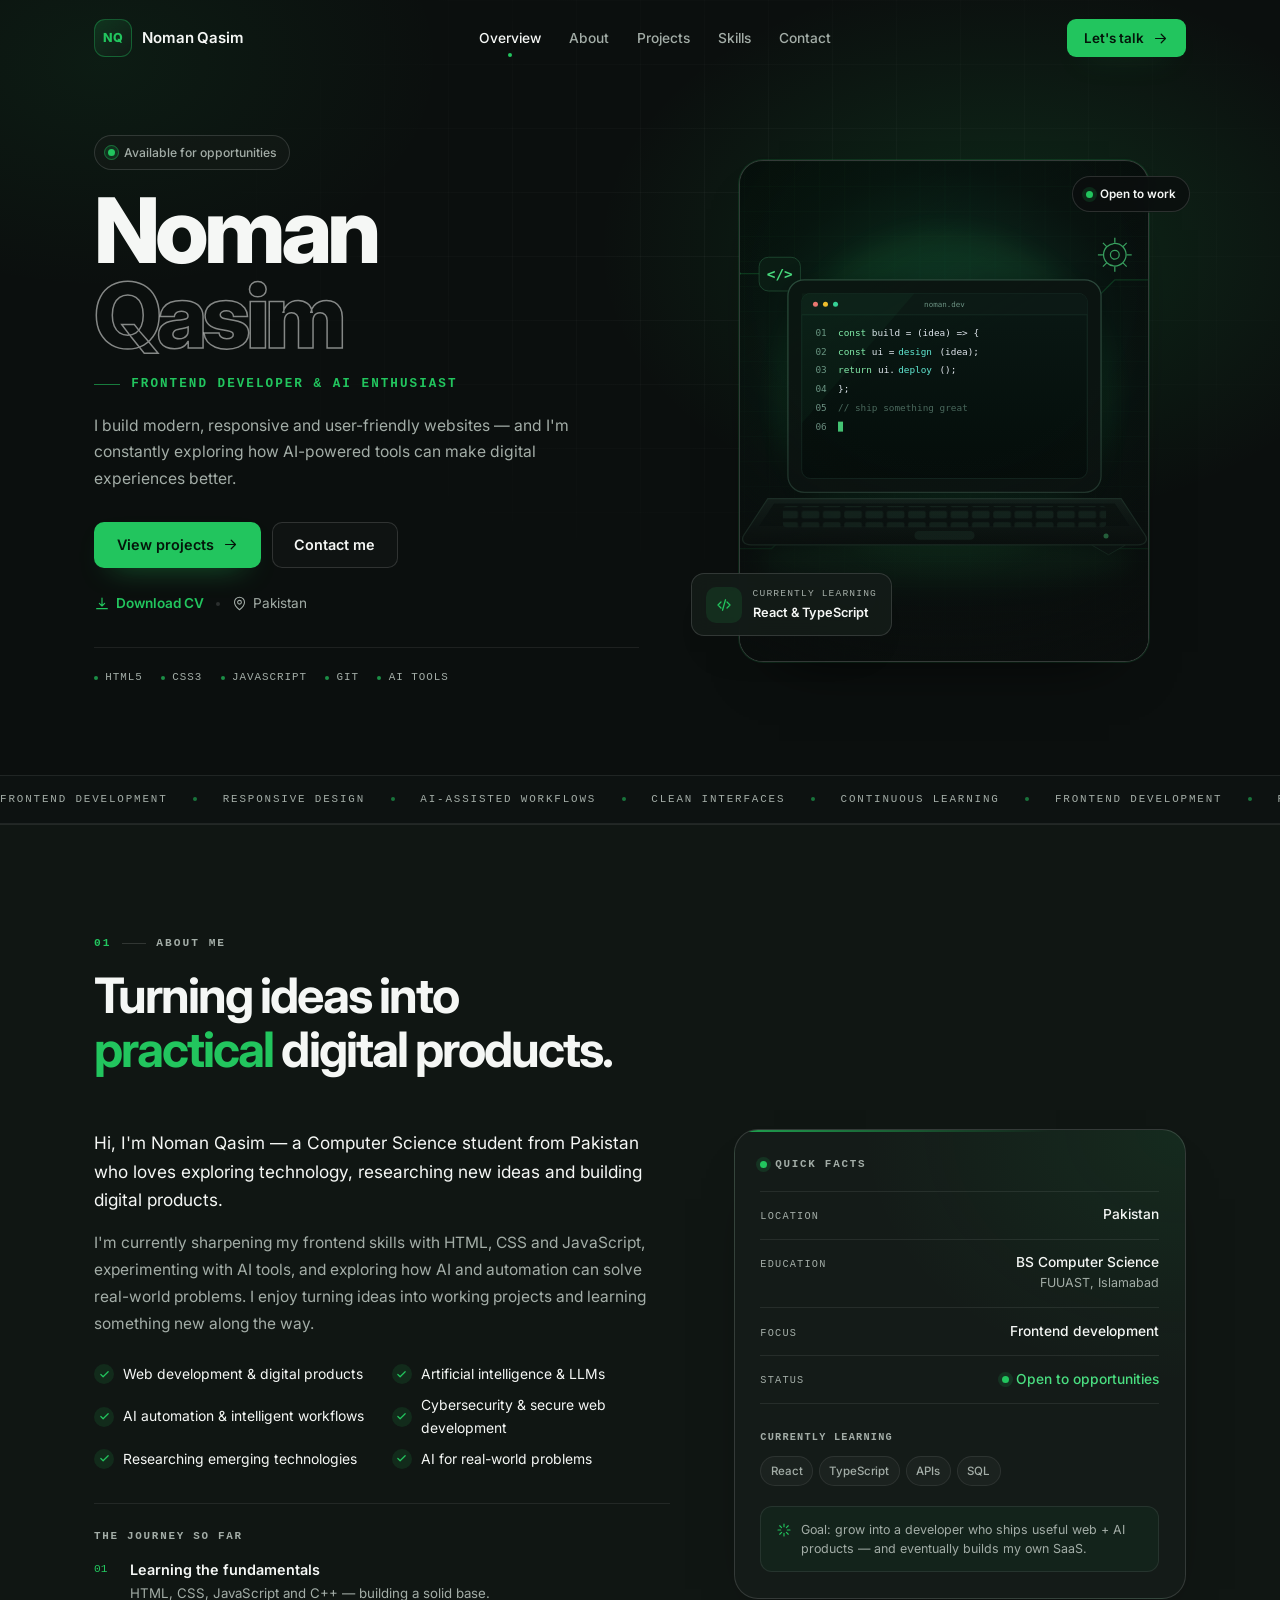
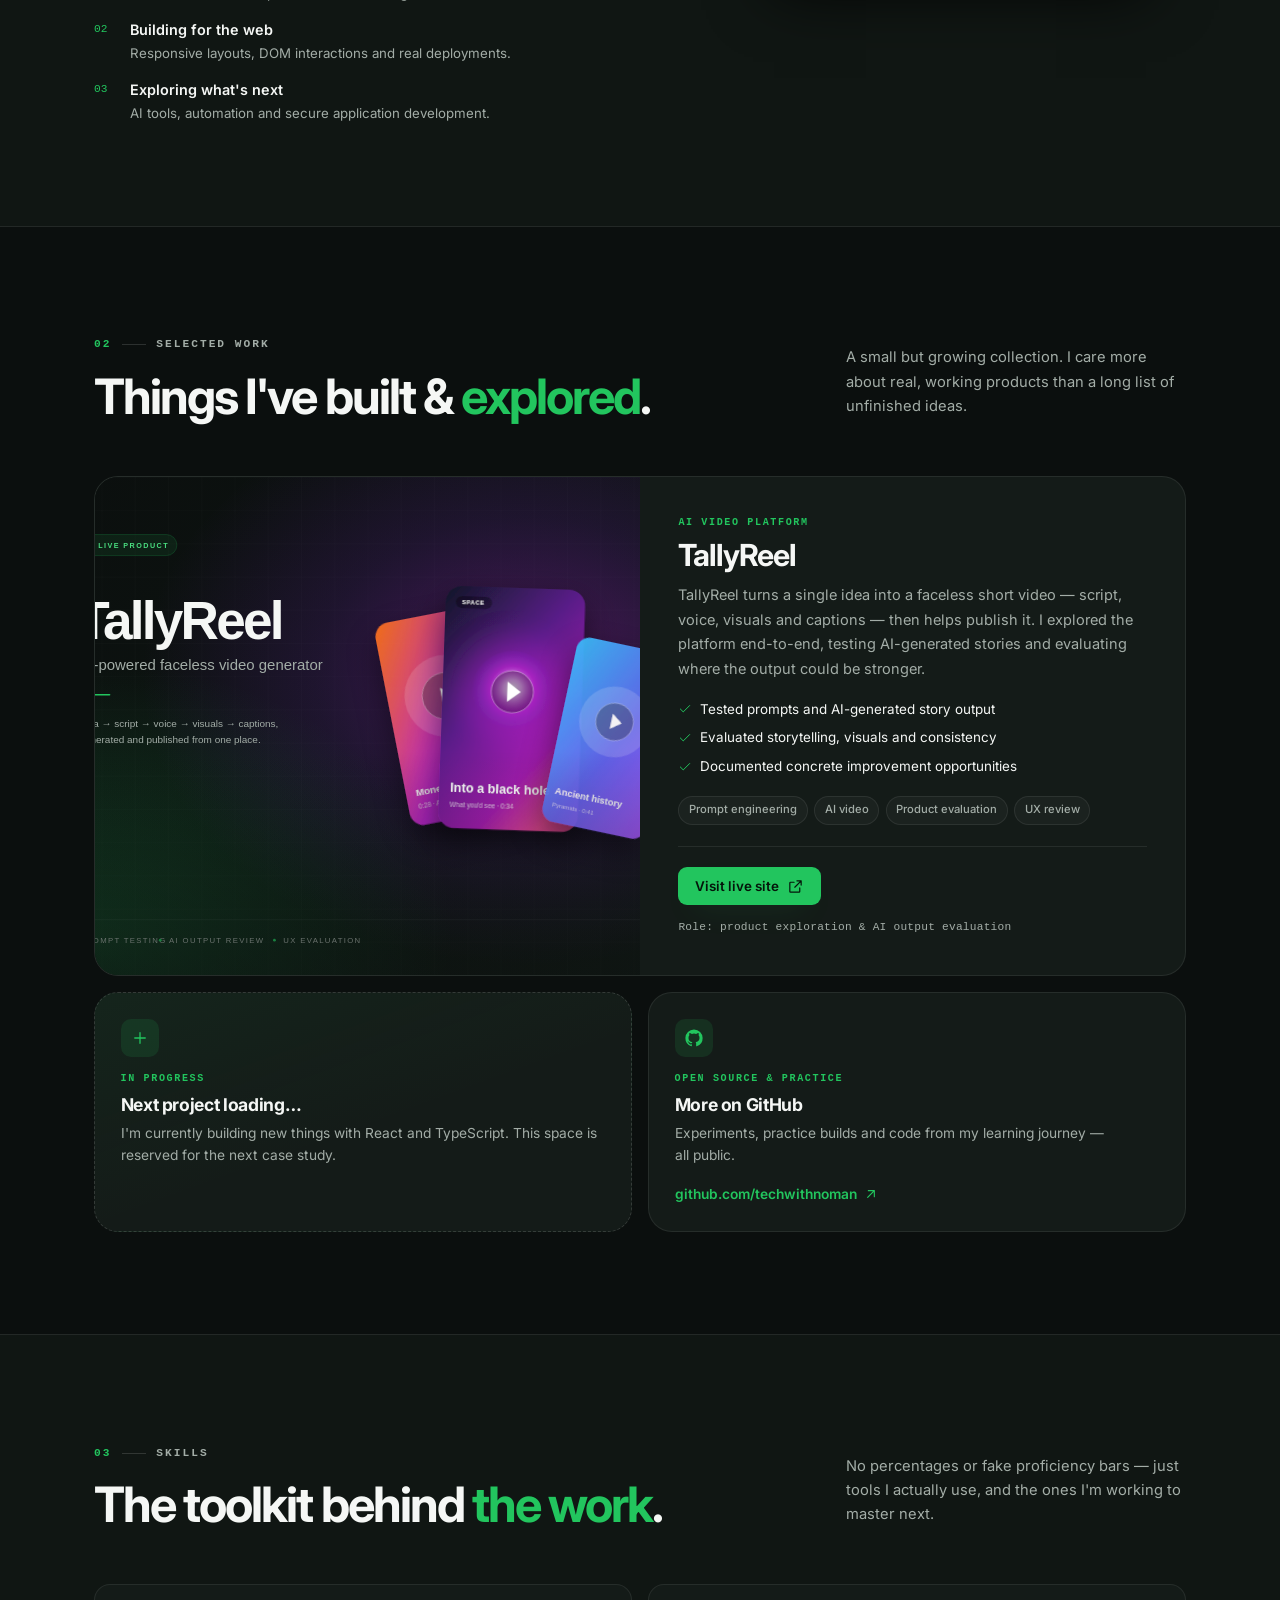
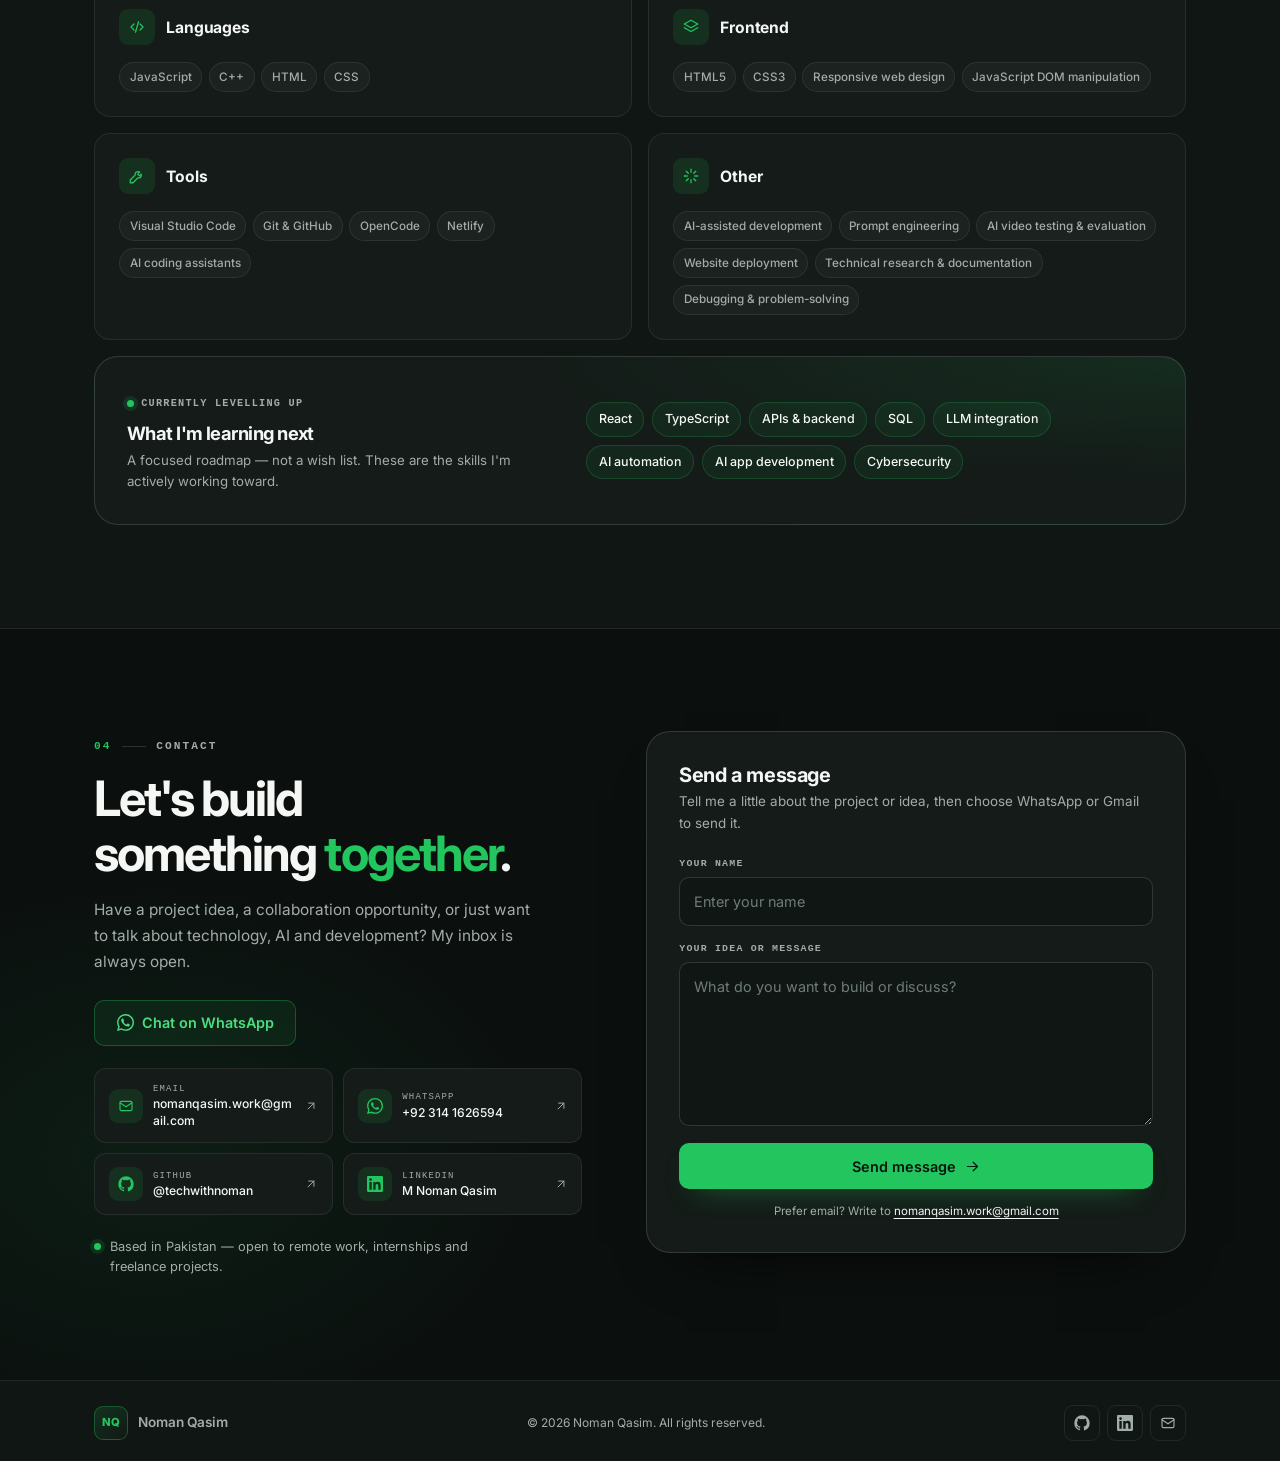
<file: index.html>
<!DOCTYPE html>
<html lang="en" class="no-js">
<head>
  <meta charset="utf-8">
  <meta name="viewport" content="width=device-width, initial-scale=1">
  <title>M Noman Qasim — Frontend Developer &amp; AI Enthusiast</title>
  <meta name="description" content="Portfolio of M Noman Qasim — a frontend developer from Pakistan building modern, responsive websites and exploring AI-powered solutions.">
  <meta name="author" content="M Noman Qasim">
  <meta name="theme-color" content="#0B0F0E">

  <meta property="og:type" content="website">
  <meta property="og:title" content="M Noman Qasim — Frontend Developer &amp; AI Enthusiast">
  <meta property="og:description" content="Modern, responsive websites and AI-powered experiments. Explore selected work, skills and get in touch.">
  <meta property="og:image" content="assets/images/og-image.png">
  <meta property="og:image:alt" content="M Noman Qasim — Frontend Developer &amp; AI Enthusiast">
  <meta name="twitter:card" content="summary_large_image">

  <link rel="icon" href="assets/images/favicon.svg" type="image/svg+xml">
  <link rel="preconnect" href="https://fonts.googleapis.com">
  <link rel="preconnect" href="https://fonts.gstatic.com" crossorigin>
  <link rel="stylesheet" href="https://fonts.googleapis.com/css2?family=Inter:wght@400;500;600;700;800&display=swap">
  <link rel="stylesheet" href="assets/styles.css?v=4">
  <script>document.documentElement.classList.remove('no-js');</script>

  <script type="application/ld+json">
  {
    "@context": "https://schema.org",
    "@type": "Person",
    "name": "M Noman Qasim",
    "jobTitle": "Frontend Developer",
    "description": "Frontend developer and Computer Science student exploring AI-powered solutions.",
    "email": "mailto:nomanqasim.work@gmail.com",
    "sameAs": [
      "https://github.com/techwithnoman",
      "https://www.linkedin.com/in/m-noman-qasim-0768b33a1"
    ],
    "knowsAbout": ["HTML", "CSS", "JavaScript", "Frontend Development", "AI Tools", "Prompt Engineering"],
    "alumniOf": {
      "@type": "CollegeOrUniversity",
      "name": "Federal Urdu University of Arts, Science & Technology (FUUAST), Islamabad"
    }
  }
  </script>
</head>
<body>

  <a class="skip-link" href="#main">Skip to content</a>

  <!-- Icon sprite -->
  <svg aria-hidden="true" focusable="false" style="position:absolute;width:0;height:0;overflow:hidden">
    <defs>
      <symbol id="i-arrow" viewBox="0 0 24 24"><path d="M5 12h14M13 6l6 6-6 6"/></symbol>
      <symbol id="i-arrow-up-right" viewBox="0 0 24 24"><path d="M7 17 17 7M8 7h9v9"/></symbol>
      <symbol id="i-download" viewBox="0 0 24 24"><path d="M12 3v12m0 0 4-4m-4 4-4-4M4 19h16"/></symbol>
      <symbol id="i-mail" viewBox="0 0 24 24"><rect x="3" y="5" width="18" height="14" rx="2"/><path d="m3 7 9 6 9-6"/></symbol>
      <symbol id="i-whatsapp" viewBox="0 0 24 24"><path fill="currentColor" stroke="none" d="M17.47 14.38c-.3-.15-1.76-.87-2.03-.97-.27-.1-.47-.15-.67.15-.2.3-.77.97-.94 1.16-.17.2-.35.22-.64.08-.3-.15-1.26-.46-2.39-1.48-.88-.79-1.48-1.76-1.65-2.06-.17-.3-.02-.46.13-.6.13-.14.3-.35.45-.52.15-.18.2-.3.3-.5.1-.2.05-.37-.03-.52-.07-.15-.67-1.61-.92-2.2-.24-.58-.49-.5-.67-.51h-.57c-.2 0-.52.07-.79.37-.27.3-1.04 1.02-1.04 2.48s1.07 2.87 1.22 3.07c.15.2 2.1 3.2 5.08 4.49.7.3 1.26.49 1.7.62.71.23 1.36.2 1.87.12.57-.09 1.75-.72 2-1.41.25-.7.25-1.29.18-1.42-.08-.12-.28-.2-.57-.34M12.05 21.8h-.01a9.87 9.87 0 0 1-5.03-1.38l-.36-.21-3.74.98 1-3.65-.24-.37a9.86 9.86 0 0 1-1.51-5.26c0-5.45 4.44-9.88 9.89-9.88 2.64 0 5.12 1.03 6.99 2.9a9.83 9.83 0 0 1 2.89 6.99c0 5.45-4.44 9.88-9.88 9.88m8.41-18.3A11.82 11.82 0 0 0 12.05 0C5.5 0 .16 5.34.16 11.89c0 2.1.55 4.14 1.59 5.95L0 24l6.34-1.66a11.86 11.86 0 0 0 5.71 1.45h.01c6.55 0 11.89-5.33 11.89-11.89 0-3.18-1.24-6.17-3.48-8.41"/></symbol>
      <symbol id="i-github" viewBox="0 0 24 24"><path fill="currentColor" stroke="none" d="M12 .5A11.5 11.5 0 0 0 .5 12a11.5 11.5 0 0 0 7.86 10.92c.58.1.79-.25.79-.56v-2c-3.2.7-3.88-1.37-3.88-1.37-.53-1.34-1.29-1.7-1.29-1.7-1.05-.72.08-.7.08-.7 1.16.08 1.77 1.2 1.77 1.2 1.03 1.77 2.7 1.26 3.36.96.1-.75.4-1.26.73-1.55-2.55-.29-5.24-1.28-5.24-5.7 0-1.26.45-2.29 1.19-3.1-.12-.29-.52-1.46.11-3.05 0 0 .96-.3 3.15 1.18a10.9 10.9 0 0 1 5.74 0c2.19-1.49 3.15-1.18 3.15-1.18.63 1.59.23 2.76.11 3.05.74.81 1.19 1.84 1.19 3.1 0 4.43-2.7 5.4-5.26 5.69.41.36.78 1.06.78 2.14v3.17c0 .31.2.67.8.56A11.5 11.5 0 0 0 23.5 12 11.5 11.5 0 0 0 12 .5Z"/></symbol>
      <symbol id="i-linkedin" viewBox="0 0 24 24"><path fill="currentColor" stroke="none" d="M20.45 20.45h-3.55v-5.57c0-1.33-.02-3.04-1.85-3.04-1.85 0-2.13 1.45-2.13 2.94v5.67H9.36V9h3.41v1.56h.05c.47-.9 1.63-1.85 3.36-1.85 3.6 0 4.27 2.37 4.27 5.45v6.29ZM5.34 7.43a2.06 2.06 0 1 1 0-4.12 2.06 2.06 0 0 1 0 4.12ZM7.12 20.45H3.55V9h3.57v11.45ZM22.22 0H1.77C.79 0 0 .77 0 1.72v20.56C0 23.23.79 24 1.77 24h20.45c.98 0 1.78-.77 1.78-1.72V1.72C24 .77 23.2 0 22.22 0Z"/></symbol>
      <symbol id="i-pin" viewBox="0 0 24 24"><path d="M20 10c0 6-8 12-8 12s-8-6-8-12a8 8 0 0 1 16 0Z"/><circle cx="12" cy="10" r="3"/></symbol>
      <symbol id="i-menu" viewBox="0 0 24 24"><path d="M4 7h16M4 12h16M4 17h16"/></symbol>
      <symbol id="i-close" viewBox="0 0 24 24"><path d="M6 6l12 12M18 6 6 18"/></symbol>
      <symbol id="i-code" viewBox="0 0 24 24"><path d="m8 8-4 4 4 4M16 8l4 4-4 4M14 5l-4 14"/></symbol>
      <symbol id="i-layers" viewBox="0 0 24 24"><path d="m12 3 9 5-9 5-9-5 9-5Z"/><path d="m3 13 9 5 9-5"/></symbol>
      <symbol id="i-wrench" viewBox="0 0 24 24"><path d="M14.5 6.5a3.5 3.5 0 0 0-4.9 4.2L3 17.3V21h3.7l6.6-6.6a3.5 3.5 0 0 0 4.2-4.9l-2.3 2.3-2.3-2.3 2.6-2.9Z"/></symbol>
      <symbol id="i-spark" viewBox="0 0 24 24"><path d="M12 3v4M12 17v4M3 12h4M17 12h4M5.6 5.6l2.8 2.8M15.6 15.6l2.8 2.8M18.4 5.6l-2.8 2.8M8.4 15.6l-2.8 2.8"/></symbol>
      <symbol id="i-check" viewBox="0 0 24 24"><path d="M20 6 9 17l-5-5"/></symbol>
      <symbol id="i-arrow-up" viewBox="0 0 24 24"><path d="M12 19V5M6 11l6-6 6 6"/></symbol>
      <symbol id="i-plus" viewBox="0 0 24 24"><path d="M12 5v14M5 12h14"/></symbol>
      <symbol id="i-external" viewBox="0 0 24 24"><path d="M14 4h6v6M20 4l-9 9M18 14v5a1 1 0 0 1-1 1H5a1 1 0 0 1-1-1V7a1 1 0 0 1 1-1h5"/></symbol>
    </defs>
  </svg>

  <div class="scroll-progress" id="scrollProgress" aria-hidden="true"></div>

  <header class="site-header" id="siteHeader">
    <div class="container header-inner">
      <a class="brand" href="#home" aria-label="M Noman Qasim — home">
        <span class="brand-mark" aria-hidden="true">NQ</span>
        <span class="brand-name">Noman Qasim</span>
      </a>

      <nav class="nav" id="siteNav" aria-label="Main">
        <a href="#home" class="is-active">Overview</a>
        <a href="#about">About</a>
        <a href="#projects">Projects</a>
        <a href="#skills">Skills</a>
        <a href="#contact">Contact</a>
      </nav>

      <div class="header-actions">
        <a class="btn btn--accent btn--sm header-cta" href="#contact">
          Let's talk
          <svg class="icon" aria-hidden="true"><use href="#i-arrow"/></svg>
        </a>
        <button class="nav-toggle" id="navToggle" type="button" aria-expanded="false" aria-controls="siteNav" aria-label="Open menu">
          <svg class="icon nav-icon-open" aria-hidden="true"><use href="#i-menu"/></svg>
          <svg class="icon nav-icon-close" aria-hidden="true"><use href="#i-close"/></svg>
        </button>
      </div>
    </div>
  </header>

  <main id="main">
    <section class="hero" id="home">
      <div class="hero-bg" aria-hidden="true"></div>
      <div class="container hero-grid">
        <div class="hero-copy">
          <span class="status-pill">
            <span class="status-dot" aria-hidden="true"></span>
            Available for opportunities
          </span>

          <div class="hero-name-row">
            <h1 class="hero-title">
              <span class="hero-first">Noman</span>
              <span class="hero-last">Qasim</span>
            </h1>

            <div class="mobile-avatar">
              <img src="assets/images/tech-visual.svg" alt="Laptop with glowing code" width="800" height="800">
            </div>
          </div>

          <p class="hero-role"><span class="role-dash" aria-hidden="true"></span> Frontend Developer &amp; AI Enthusiast</p>

          <p class="hero-lead">
            I build modern, responsive and user-friendly websites — and I'm constantly exploring
            how AI-powered tools can make digital experiences better.
          </p>

          <div class="hero-cta">
            <a class="btn btn--accent" href="#projects">
              View projects
              <svg class="icon" aria-hidden="true"><use href="#i-arrow"/></svg>
            </a>
            <a class="btn btn--ghost" href="#contact">Contact me</a>
          </div>

          <div class="hero-meta">
            <a class="text-link" href="assets/M-Noman-Qasim-CV.pdf" download>
              <svg class="icon" aria-hidden="true"><use href="#i-download"/></svg>
              Download CV
            </a>
            <span class="meta-dot" aria-hidden="true"></span>
            <span class="hero-location">
              <svg class="icon" aria-hidden="true"><use href="#i-pin"/></svg>
              Pakistan
            </span>
          </div>

          <ul class="hero-stack" aria-label="Core technologies">
            <li>HTML5</li>
            <li>CSS3</li>
            <li>JavaScript</li>
            <li>Git</li>
            <li>AI Tools</li>
          </ul>
        </div>

        <div class="hero-visual">
          <div class="portrait-glow" aria-hidden="true"></div>
          <figure class="portrait">
            <img src="assets/images/tech-visual.svg" alt="Laptop with glowing code"
                 width="800" height="800">
            <figcaption class="visually-hidden">A laptop with code, representing frontend development</figcaption>
          </figure>

          <span class="float-badge">
            <span class="status-dot" aria-hidden="true"></span>
            Open to work
          </span>

          <div class="float-card">
            <span class="float-icon" aria-hidden="true"><svg class="icon"><use href="#i-code"/></svg></span>
            <div>
              <small>Currently learning</small>
              <strong>React &amp; TypeScript</strong>
            </div>
          </div>
        </div>
      </div>
    </section>

    <div class="marquee" aria-hidden="true">
      <div class="marquee-track">
        <span>Frontend Development</span><i></i>
        <span>Responsive Design</span><i></i>
        <span>AI-Assisted Workflows</span><i></i>
        <span>Clean Interfaces</span><i></i>
        <span>Continuous Learning</span><i></i>
        <span>Frontend Development</span><i></i>
        <span>Responsive Design</span><i></i>
        <span>AI-Assisted Workflows</span><i></i>
        <span>Clean Interfaces</span><i></i>
        <span>Continuous Learning</span><i></i>
      </div>
    </div>
    <section class="section about" id="about">
      <div class="container">
        <header class="section-head">
          <span class="eyebrow"><span class="eyebrow-num">01</span> About me</span>
          <h2>Turning ideas into <span class="text-accent">practical</span> digital products.</h2>
        </header>

        <div class="about-grid">
          <div class="about-copy">
            <p class="about-lead">
              Hi, I'm Noman Qasim — a Computer Science student from Pakistan who loves exploring
              technology, researching new ideas and building digital products.
            </p>
            <p>
              I'm currently sharpening my frontend skills with HTML, CSS and JavaScript, experimenting
              with AI tools, and exploring how AI and automation can solve real-world problems. I enjoy
              turning ideas into working projects and learning something new along the way.
            </p>

            <ul class="interest-list">
              <li><span class="tick"><svg class="icon" aria-hidden="true"><use href="#i-check"/></svg></span> Web development &amp; digital products</li>
              <li><span class="tick"><svg class="icon" aria-hidden="true"><use href="#i-check"/></svg></span> Artificial intelligence &amp; LLMs</li>
              <li><span class="tick"><svg class="icon" aria-hidden="true"><use href="#i-check"/></svg></span> AI automation &amp; intelligent workflows</li>
              <li><span class="tick"><svg class="icon" aria-hidden="true"><use href="#i-check"/></svg></span> Cybersecurity &amp; secure web development</li>
              <li><span class="tick"><svg class="icon" aria-hidden="true"><use href="#i-check"/></svg></span> Researching emerging technologies</li>
              <li><span class="tick"><svg class="icon" aria-hidden="true"><use href="#i-check"/></svg></span> AI for real-world problems</li>
            </ul>

            <div class="journey">
              <h3 class="journey-title">The journey so far</h3>
              <ol class="journey-list">
                <li>
                  <span class="journey-step">01</span>
                  <div><strong>Learning the fundamentals</strong><p>HTML, CSS, JavaScript and C++ — building a solid base.</p></div>
                </li>
                <li>
                  <span class="journey-step">02</span>
                  <div><strong>Building for the web</strong><p>Responsive layouts, DOM interactions and real deployments.</p></div>
                </li>
                <li>
                  <span class="journey-step">03</span>
                  <div><strong>Exploring what's next</strong><p>AI tools, automation and secure application development.</p></div>
                </li>
              </ol>
            </div>
          </div>

          <aside class="facts-card" aria-label="Quick facts">
            <div class="facts-head">
              <span class="status-dot" aria-hidden="true"></span>
              Quick facts
            </div>

            <dl class="facts-list">
              <div>
                <dt>Location</dt>
                <dd>Pakistan</dd>
              </div>
              <div>
                <dt>Education</dt>
                <dd>BS Computer Science<br><span>FUUAST, Islamabad</span></dd>
              </div>
              <div>
                <dt>Focus</dt>
                <dd>Frontend development</dd>
              </div>
              <div>
                <dt>Status</dt>
                <dd class="is-open"><span class="status-dot" aria-hidden="true"></span> Open to opportunities</dd>
              </div>
            </dl>

            <div class="facts-learning">
              <span class="facts-label">Currently learning</span>
              <div class="chip-row">
                <span class="chip">React</span>
                <span class="chip">TypeScript</span>
                <span class="chip">APIs</span>
                <span class="chip">SQL</span>
              </div>
            </div>

            <div class="facts-goal">
              <svg class="icon" aria-hidden="true"><use href="#i-spark"/></svg>
              <p>Goal: grow into a developer who ships useful web + AI products — and eventually builds my own SaaS.</p>
            </div>
          </aside>
        </div>
      </div>
    </section>
    <section class="section projects" id="projects">
      <div class="container">
        <header class="section-head section-head--split">
          <div>
            <span class="eyebrow"><span class="eyebrow-num">02</span> Selected work</span>
            <h2>Things I've built &amp; <span class="text-accent">explored</span>.</h2>
          </div>
          <p>A small but growing collection. I care more about real, working products than a long list of unfinished ideas.</p>
        </header>

        <article class="project-card project-card--featured reveal">
          <div class="project-media">
            <img src="assets/images/tallyreel-cover.svg" alt="TallyReel — AI-powered faceless video generator"
                 width="1200" height="900" loading="lazy">
          </div>

          <div class="project-body">
            <span class="project-kicker">AI video platform</span>
            <h3>TallyReel</h3>
            <p>
              TallyReel turns a single idea into a faceless short video — script, voice, visuals and
              captions — then helps publish it. I explored the platform end-to-end, testing AI-generated
              stories and evaluating where the output could be stronger.
            </p>

            <ul class="project-points">
              <li><svg class="icon" aria-hidden="true"><use href="#i-check"/></svg> Tested prompts and AI-generated story output</li>
              <li><svg class="icon" aria-hidden="true"><use href="#i-check"/></svg> Evaluated storytelling, visuals and consistency</li>
              <li><svg class="icon" aria-hidden="true"><use href="#i-check"/></svg> Documented concrete improvement opportunities</li>
            </ul>

            <div class="chip-row">
              <span class="chip">Prompt engineering</span>
              <span class="chip">AI video</span>
              <span class="chip">Product evaluation</span>
              <span class="chip">UX review</span>
            </div>

            <div class="project-actions">
              <a class="btn btn--accent btn--sm" href="https://tallyreel.com/" target="_blank" rel="noopener">
                Visit live site
                <svg class="icon" aria-hidden="true"><use href="#i-external"/></svg>
              </a>
              <span class="project-note">Role: product exploration &amp; AI output evaluation</span>
            </div>
          </div>
        </article>

        <div class="project-grid">
          <article class="project-card project-card--small reveal">
            <span class="small-icon" aria-hidden="true"><svg class="icon"><use href="#i-plus"/></svg></span>
            <span class="project-kicker">In progress</span>
            <h3>Next project loading…</h3>
            <p>I'm currently building new things with React and TypeScript. This space is reserved for the next case study.</p>
          </article>

          <article class="project-card project-card--small reveal">
            <span class="small-icon" aria-hidden="true"><svg class="icon"><use href="#i-github"/></svg></span>
            <span class="project-kicker">Open source &amp; practice</span>
            <h3>More on GitHub</h3>
            <p>Experiments, practice builds and code from my learning journey — all public.</p>
            <a class="text-link" href="https://github.com/techwithnoman" target="_blank" rel="noopener">
              github.com/techwithnoman
              <svg class="icon" aria-hidden="true"><use href="#i-arrow-up-right"/></svg>
            </a>
          </article>
        </div>
      </div>
    </section>
    <section class="section skills" id="skills">
      <div class="container">
        <header class="section-head section-head--split">
          <div>
            <span class="eyebrow"><span class="eyebrow-num">03</span> Skills</span>
            <h2>The toolkit behind <span class="text-accent">the work</span>.</h2>
          </div>
          <p>No percentages or fake proficiency bars — just tools I actually use, and the ones I'm working to master next.</p>
        </header>

        <div class="skills-grid">
          <article class="skill-card reveal">
            <div class="skill-head">
              <span class="skill-icon" aria-hidden="true"><svg class="icon"><use href="#i-code"/></svg></span>
              <h3>Languages</h3>
            </div>
            <div class="chip-row">
              <span class="chip">JavaScript</span>
              <span class="chip">C++</span>
              <span class="chip">HTML</span>
              <span class="chip">CSS</span>
            </div>
          </article>

          <article class="skill-card reveal">
            <div class="skill-head">
              <span class="skill-icon" aria-hidden="true"><svg class="icon"><use href="#i-layers"/></svg></span>
              <h3>Frontend</h3>
            </div>
            <div class="chip-row">
              <span class="chip">HTML5</span>
              <span class="chip">CSS3</span>
              <span class="chip">Responsive web design</span>
              <span class="chip">JavaScript DOM manipulation</span>
            </div>
          </article>

          <article class="skill-card reveal">
            <div class="skill-head">
              <span class="skill-icon" aria-hidden="true"><svg class="icon"><use href="#i-wrench"/></svg></span>
              <h3>Tools</h3>
            </div>
            <div class="chip-row">
              <span class="chip">Visual Studio Code</span>
              <span class="chip">Git &amp; GitHub</span>
              <span class="chip">OpenCode</span>
              <span class="chip">Netlify</span>
              <span class="chip">AI coding assistants</span>
            </div>
          </article>

          <article class="skill-card reveal">
            <div class="skill-head">
              <span class="skill-icon" aria-hidden="true"><svg class="icon"><use href="#i-spark"/></svg></span>
              <h3>Other</h3>
            </div>
            <div class="chip-row">
              <span class="chip">AI-assisted development</span>
              <span class="chip">Prompt engineering</span>
              <span class="chip">AI video testing &amp; evaluation</span>
              <span class="chip">Website deployment</span>
              <span class="chip">Technical research &amp; documentation</span>
              <span class="chip">Debugging &amp; problem-solving</span>
            </div>
          </article>
        </div>

        <div class="learning-band reveal">
          <div class="learning-copy">
            <span class="facts-label"><span class="status-dot" aria-hidden="true"></span> Currently levelling up</span>
            <h3>What I'm learning next</h3>
            <p>A focused roadmap — not a wish list. These are the skills I'm actively working toward.</p>
          </div>
          <div class="chip-row chip-row--lg">
            <span class="chip">React</span>
            <span class="chip">TypeScript</span>
            <span class="chip">APIs &amp; backend</span>
            <span class="chip">SQL</span>
            <span class="chip">LLM integration</span>
            <span class="chip">AI automation</span>
            <span class="chip">AI app development</span>
            <span class="chip">Cybersecurity</span>
          </div>
        </div>
      </div>
    </section>
    <section class="section contact" id="contact">
      <div class="container">
        <div class="contact-grid">
          <div class="contact-copy">
            <span class="eyebrow"><span class="eyebrow-num">04</span> Contact</span>
            <h2>Let's build something <span class="text-accent">together</span>.</h2>
            <p class="contact-lead">
              Have a project idea, a collaboration opportunity, or just want to talk about technology,
              AI and development? My inbox is always open.
            </p>

            <div class="contact-cta">
              <a class="btn btn--whatsapp" href="https://wa.me/923141626594" target="_blank" rel="noopener">
                <svg class="icon icon--solid" aria-hidden="true"><use href="#i-whatsapp"/></svg>
                Chat on WhatsApp
              </a>
            </div>

            <div class="contact-tiles">
              <a class="contact-tile" href="mailto:nomanqasim.work@gmail.com">
                <span class="tile-icon" aria-hidden="true"><svg class="icon"><use href="#i-mail"/></svg></span>
                <span class="tile-text"><small>Email</small><strong>nomanqasim.work@gmail.com</strong></span>
                <svg class="icon tile-arrow" aria-hidden="true"><use href="#i-arrow-up-right"/></svg>
              </a>

              <a class="contact-tile" href="https://wa.me/923141626594" target="_blank" rel="noopener">
                <span class="tile-icon" aria-hidden="true"><svg class="icon icon--solid"><use href="#i-whatsapp"/></svg></span>
                <span class="tile-text"><small>WhatsApp</small><strong>+92 314 1626594</strong></span>
                <svg class="icon tile-arrow" aria-hidden="true"><use href="#i-arrow-up-right"/></svg>
              </a>

              <a class="contact-tile" href="https://github.com/techwithnoman" target="_blank" rel="noopener">
                <span class="tile-icon" aria-hidden="true"><svg class="icon icon--solid"><use href="#i-github"/></svg></span>
                <span class="tile-text"><small>GitHub</small><strong>@techwithnoman</strong></span>
                <svg class="icon tile-arrow" aria-hidden="true"><use href="#i-arrow-up-right"/></svg>
              </a>

              <a class="contact-tile" href="https://www.linkedin.com/in/m-noman-qasim-0768b33a1" target="_blank" rel="noopener">
                <span class="tile-icon" aria-hidden="true"><svg class="icon icon--solid"><use href="#i-linkedin"/></svg></span>
                <span class="tile-text"><small>LinkedIn</small><strong>M Noman Qasim</strong></span>
                <svg class="icon tile-arrow" aria-hidden="true"><use href="#i-arrow-up-right"/></svg>
              </a>
            </div>

            <p class="contact-availability">
              <span class="status-dot" aria-hidden="true"></span>
              Based in Pakistan — open to remote work, internships and freelance projects.
            </p>
          </div>

          <div class="contact-card">
            <h3>Send a message</h3>
            <p class="form-sub">Tell me a little about the project or idea, then choose WhatsApp or Gmail to send it.</p>

            <form action="#contact" method="get" id="contactForm">
              <div class="field">
                <label for="name">Your name</label>
                <input id="name" name="name" type="text" placeholder="Enter your name" autocomplete="name" required>
              </div>

              <div class="field">
                <label for="message">Your idea or message</label>
                <textarea id="message" name="message" rows="6" placeholder="What do you want to build or discuss?" required></textarea>
              </div>

              <button class="btn btn--accent btn--block" type="submit" id="composeBtn">
                Send message
                <svg class="icon" aria-hidden="true"><use href="#i-arrow"/></svg>
              </button>

              <p class="form-note" id="formNote" role="status" hidden></p>

              <div class="send-options" id="sendOptions" hidden aria-label="Choose how to send your message">
                <a class="btn btn--accent btn--block send-option" id="sendWhatsApp" href="#" target="_blank" rel="noopener">
                  <svg class="icon" aria-hidden="true"><use href="#i-whatsapp"/></svg>
                  Send on WhatsApp
                </a>
                <a class="btn btn--ghost btn--block send-option" id="sendGmail" href="#" target="_blank" rel="noopener">
                  <svg class="icon" aria-hidden="true"><use href="#i-mail"/></svg>
                  Send with Gmail
                </a>
              </div>

              <p class="form-small">Prefer email? Write to <a href="mailto:nomanqasim.work@gmail.com">nomanqasim.work@gmail.com</a></p>
              <noscript>
                <p class="form-small">JavaScript is needed for the WhatsApp/Gmail buttons. Please email me directly.</p>
              </noscript>
            </form>
          </div>
        </div>
      </div>
    </section>
  </main>
  <footer class="footer">
    <div class="container footer-inner">
      <a class="brand brand--footer" href="#home" aria-label="M Noman Qasim — back to top">
        <span class="brand-mark" aria-hidden="true">NQ</span>
        <span class="brand-name">Noman Qasim</span>
      </a>

      <p class="footer-copy">© <span id="year">2026</span> Noman Qasim. All rights reserved.</p>

      <div class="footer-socials">
        <a href="https://github.com/techwithnoman" target="_blank" rel="noopener" aria-label="GitHub profile">
          <svg class="icon icon--solid" aria-hidden="true"><use href="#i-github"/></svg>
        </a>
        <a href="https://www.linkedin.com/in/m-noman-qasim-0768b33a1" target="_blank" rel="noopener" aria-label="LinkedIn profile">
          <svg class="icon icon--solid" aria-hidden="true"><use href="#i-linkedin"/></svg>
        </a>
        <a href="mailto:nomanqasim.work@gmail.com" aria-label="Send an email">
          <svg class="icon" aria-hidden="true"><use href="#i-mail"/></svg>
        </a>
      </div>
    </div>
  </footer>

  <button class="to-top" id="toTop" type="button" aria-label="Back to top">
    <svg class="icon" aria-hidden="true"><use href="#i-arrow-up"/></svg>
  </button>

  <script src="assets/app.js?v=4"></script>
</body>
</html>
</file>
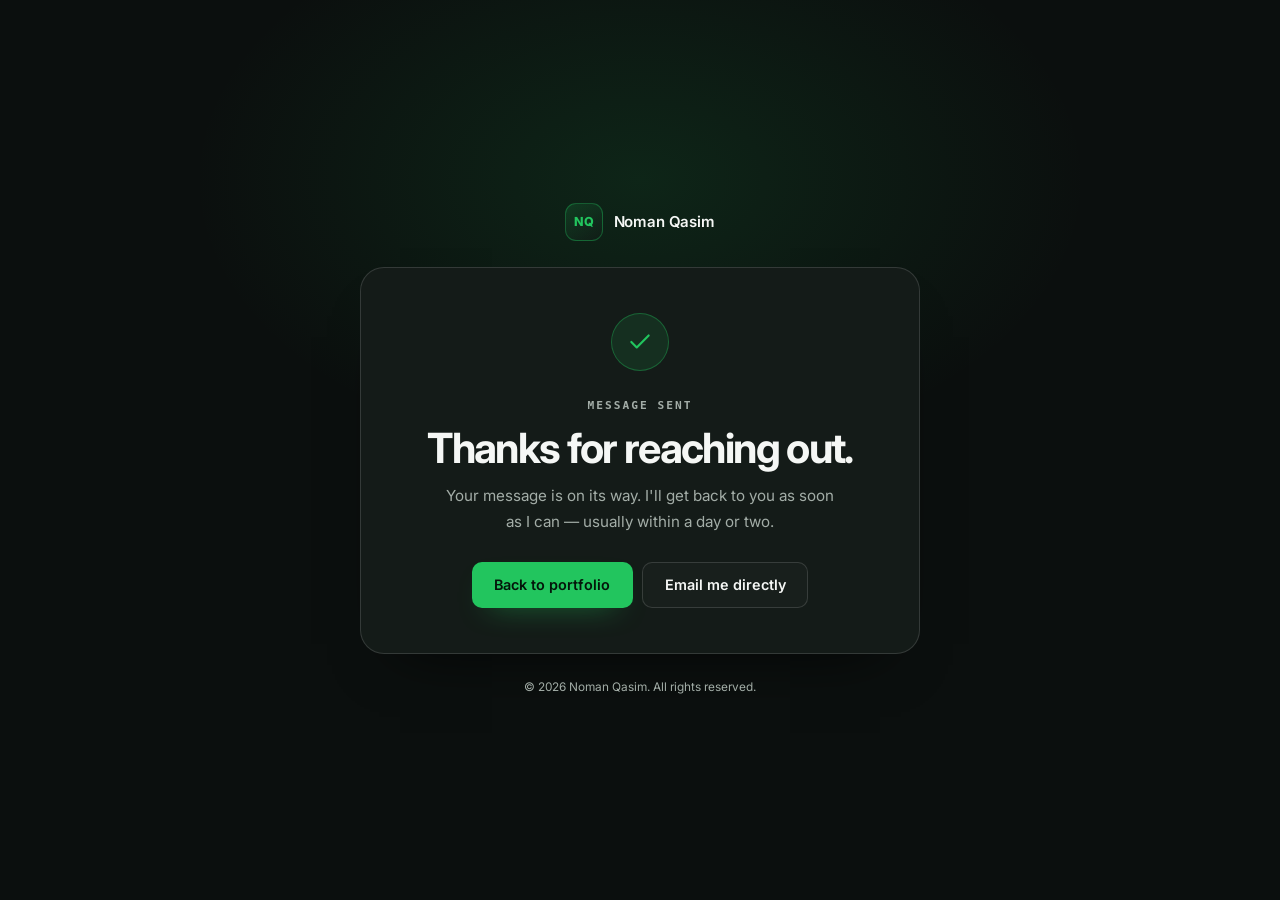
<file: thank-you.html>
<!DOCTYPE html>
<html lang="en">
<head>
  <meta charset="utf-8">
  <meta name="viewport" content="width=device-width, initial-scale=1">
  <title>Message sent — M Noman Qasim</title>
  <meta name="robots" content="noindex">
  <meta name="theme-color" content="#0B0F0E">
  <link rel="icon" href="assets/images/favicon.svg" type="image/svg+xml">
  <link rel="preconnect" href="https://fonts.googleapis.com">
  <link rel="preconnect" href="https://fonts.gstatic.com" crossorigin>
  <link rel="stylesheet" href="https://fonts.googleapis.com/css2?family=Inter:wght@400;500;600;700;800&display=swap">
  <link rel="stylesheet" href="assets/styles.css">
  <style>
    .thanks-page {
      min-height: 100svh;
      display: grid;
      place-items: center;
      padding: 2rem 1.25rem;
      background:
        radial-gradient(50% 45% at 50% 20%, rgba(34, 197, 94, 0.12), transparent 70%),
        var(--bg);
    }
    .thanks-wrap { width: min(100%, 560px); text-align: center; }
    .thanks-wrap .brand { justify-content: center; margin-bottom: 1.6rem; }
    .thanks-card {
      padding: clamp(1.8rem, 5vw, 2.8rem);
      border: 1px solid var(--line-2);
      border-radius: var(--radius-lg);
      background: var(--surface);
      box-shadow: var(--shadow);
    }
    .thanks-icon {
      width: 58px;
      height: 58px;
      margin: 0 auto 1.3rem;
      border-radius: 50%;
      display: grid;
      place-items: center;
      background: rgba(34, 197, 94, 0.12);
      border: 1px solid rgba(34, 197, 94, 0.35);
      color: var(--accent);
    }
    .thanks-icon svg { width: 26px; height: 26px; }
    .thanks-card .eyebrow { margin-bottom: 0.6rem; }
    .thanks-card h1 {
      font-size: clamp(1.9rem, 5vw, 2.6rem);
      letter-spacing: -0.04em;
      margin-bottom: 0.7rem;
    }
    .thanks-card p { color: var(--muted); font-size: 0.95rem; line-height: 1.7; max-width: 40ch; margin: 0 auto; }
    .thanks-actions {
      display: flex;
      flex-wrap: wrap;
      justify-content: center;
      gap: 0.6rem;
      margin-top: 1.7rem;
    }
    .thanks-foot { margin-top: 1.5rem; font-size: 0.74rem; color: var(--muted); }
  </style>
</head>
<body class="thanks-page">
  <main class="thanks-wrap">
    <a class="brand" href="index.html" aria-label="M Noman Qasim — back to portfolio">
      <span class="brand-mark" aria-hidden="true">NQ</span>
      <span class="brand-name">Noman Qasim</span>
    </a>

    <div class="thanks-card">
      <span class="thanks-icon" aria-hidden="true">
        <svg viewBox="0 0 24 24" fill="none" stroke="currentColor" stroke-width="2" stroke-linecap="round" stroke-linejoin="round">
          <path d="M20 6 9 17l-5-5"/>
        </svg>
      </span>
      <span class="eyebrow">Message sent</span>
      <h1>Thanks for reaching out.</h1>
      <p>Your message is on its way. I'll get back to you as soon as I can — usually within a day or two.</p>

      <div class="thanks-actions">
        <a class="btn btn--accent" href="index.html">Back to portfolio</a>
        <a class="btn btn--ghost" href="mailto:nomanqasim.work@gmail.com">Email me directly</a>
      </div>
    </div>

    <p class="thanks-foot">© <span id="year">2026</span> Noman Qasim. All rights reserved.</p>
  </main>

  <script>
    document.getElementById("year").textContent = String(new Date().getFullYear());
  </script>
</body>
</html>
</file>
<file: assets/styles.css>
/* ==========================================================================
   M Noman Qasim — Portfolio
   Dark emerald theme · single page · HTML/CSS/JS
   ========================================================================== */

:root {
  --bg: #0b0f0e;
  --surface: #141b18;
  --surface-2: #101613;
  --text: #f5f7f5;
  --muted: #a3ada7;
  --accent: #22c55e;
  --accent-2: #4ade80;
  --accent-soft: rgba(34, 197, 94, 0.12);
  --line: rgba(245, 247, 245, 0.08);
  --line-2: rgba(245, 247, 245, 0.14);
  --radius: 16px;
  --radius-lg: 24px;
  --container: 1140px;
  --font: "Inter", ui-sans-serif, system-ui, -apple-system, "Segoe UI", sans-serif;
  --mono: ui-monospace, "SFMono-Regular", "Cascadia Code", "Roboto Mono", Consolas, monospace;
  --shadow: 0 30px 60px -40px rgba(0, 0, 0, 0.9);
}

*, *::before, *::after { box-sizing: border-box; }
* { margin: 0; }

html {
  -webkit-text-size-adjust: 100%;
  scroll-behavior: smooth;
  scroll-padding-top: 96px;
}

body {
  font-family: var(--font);
  background: var(--bg);
  color: var(--text);
  line-height: 1.6;
  -webkit-font-smoothing: antialiased;
  overflow-x: clip;
}

img, svg, iframe { display: block; max-width: 100%; }
img { height: auto; }
a { color: inherit; text-decoration: none; }
button, input, textarea { font: inherit; color: inherit; }
button { cursor: pointer; background: none; border: 0; }
ul, ol { list-style: none; padding: 0; }
h1, h2, h3, h4 { line-height: 1.12; letter-spacing: -0.03em; font-weight: 700; text-wrap: balance; }
p { text-wrap: pretty; }

::selection { background: rgba(34, 197, 94, 0.3); color: #fff; }

::-webkit-scrollbar { width: 10px; }
::-webkit-scrollbar-track { background: var(--bg); }
::-webkit-scrollbar-thumb { background: #1f2b25; border-radius: 999px; border: 3px solid var(--bg); }
::-webkit-scrollbar-thumb:hover { background: #2b3a32; }

:focus-visible {
  outline: 2px solid var(--accent);
  outline-offset: 3px;
  border-radius: 4px;
}

/* ---------- Utilities ---------- */
.container {
  width: 100%;
  max-width: var(--container);
  margin-inline: auto;
  padding-inline: 24px;
}

.section { padding: clamp(4.2rem, 8vw, 7rem) 0; }

.section-head { max-width: 760px; margin-bottom: clamp(2.2rem, 4vw, 3.4rem); }
.section-head h2 { font-size: clamp(2rem, 4vw, 3.05rem); letter-spacing: -0.04em; }
.section-head h2 + p { margin-top: 0.9rem; }
.section-head--split {
  max-width: none;
  display: flex;
  align-items: flex-end;
  justify-content: space-between;
  gap: 2rem;
}
.section-head--split > div { max-width: 640px; }
.section-head--split > p {
  max-width: 340px;
  font-size: 0.92rem;
  color: var(--muted);
  line-height: 1.65;
  padding-bottom: 0.4rem;
}

.eyebrow {
  display: inline-flex;
  align-items: center;
  gap: 0.65rem;
  font-family: var(--mono);
  font-size: 0.7rem;
  font-weight: 600;
  letter-spacing: 0.18em;
  text-transform: uppercase;
  color: var(--muted);
  margin-bottom: 1rem;
}
.eyebrow-num {
  display: inline-flex;
  align-items: center;
  gap: 0.65rem;
  color: var(--accent);
}
.eyebrow-num::after {
  content: "";
  width: 24px;
  height: 1px;
  background: var(--line-2);
}

.text-accent { color: var(--accent); }

.icon {
  width: 20px;
  height: 20px;
  fill: none;
  stroke: currentColor;
  stroke-width: 1.7;
  stroke-linecap: round;
  stroke-linejoin: round;
  flex: none;
}
.icon--solid { fill: currentColor; stroke: none; }

.visually-hidden {
  position: absolute;
  width: 1px;
  height: 1px;
  margin: -1px;
  padding: 0;
  overflow: hidden;
  clip: rect(0 0 0 0);
  white-space: nowrap;
  border: 0;
}

.skip-link {
  position: fixed;
  top: -70px;
  left: 16px;
  z-index: 200;
  background: var(--accent);
  color: #04150a;
  padding: 0.65rem 1rem;
  border-radius: 0 0 10px 10px;
  font-weight: 700;
  transition: top 0.2s ease;
}
.skip-link:focus { top: 0; }

.text-link {
  display: inline-flex;
  align-items: center;
  gap: 0.4rem;
  color: var(--accent);
  font-size: 0.86rem;
  font-weight: 600;
  transition: color 0.2s ease;
}
.text-link .icon { width: 16px; height: 16px; }
.text-link:hover { color: var(--accent-2); text-decoration: underline; text-underline-offset: 4px; }

.chip-row { display: flex; flex-wrap: wrap; gap: 0.4rem; }
.chip {
  display: inline-flex;
  align-items: center;
  padding: 0.34rem 0.68rem;
  border-radius: 999px;
  border: 1px solid var(--line);
  background: rgba(245, 247, 245, 0.03);
  color: var(--muted);
  font-size: 0.76rem;
  font-weight: 500;
  white-space: nowrap;
}

.status-dot {
  position: relative;
  display: inline-block;
  width: 7px;
  height: 7px;
  border-radius: 50%;
  background: var(--accent);
  box-shadow: 0 0 0 4px rgba(34, 197, 94, 0.14);
  flex: none;
}

/* ---------- Buttons ---------- */
.btn {
  display: inline-flex;
  align-items: center;
  justify-content: center;
  gap: 0.5rem;
  padding: 0.85rem 1.35rem;
  border: 1px solid transparent;
  border-radius: 10px;
  font-size: 0.9rem;
  font-weight: 600;
  line-height: 1.2;
  white-space: nowrap;
  transition: transform 0.2s ease, background 0.2s ease, border-color 0.2s ease, color 0.2s ease, box-shadow 0.2s ease;
}
.btn .icon { width: 17px; height: 17px; }

.btn--accent {
  background: var(--accent);
  color: #04150a;
  box-shadow: 0 12px 30px -18px rgba(34, 197, 94, 0.9);
}
.btn--accent:hover {
  background: var(--accent-2);
  transform: translateY(-2px);
  box-shadow: 0 18px 36px -18px rgba(34, 197, 94, 0.85);
}

.btn--ghost {
  border-color: var(--line-2);
  background: rgba(245, 247, 245, 0.02);
  color: var(--text);
}
.btn--ghost:hover {
  border-color: var(--accent);
  color: var(--accent-2);
  background: var(--accent-soft);
  transform: translateY(-2px);
}

.btn--whatsapp {
  border-color: rgba(34, 197, 94, 0.32);
  background: rgba(34, 197, 94, 0.08);
  color: var(--accent-2);
}
.btn--whatsapp:hover {
  border-color: var(--accent);
  background: var(--accent-soft);
  transform: translateY(-2px);
}

.btn--sm { padding: 0.62rem 1rem; font-size: 0.84rem; border-radius: 9px; }
.btn--block { width: 100%; }

/* ---------- Scroll progress ---------- */
.scroll-progress {
  position: fixed;
  inset: 0 0 auto 0;
  height: 2px;
  background: linear-gradient(90deg, #16a34a, var(--accent-2));
  transform: scaleX(0);
  transform-origin: 0 50%;
  z-index: 120;
  pointer-events: none;
}

/* ---------- Header ---------- */
.site-header {
  position: fixed;
  top: 0;
  left: 0;
  right: 0;
  z-index: 100;
  border-bottom: 1px solid transparent;
  transition: background 0.3s ease, border-color 0.3s ease, backdrop-filter 0.3s ease;
}
.site-header.is-scrolled {
  background: rgba(11, 15, 14, 0.82);
  backdrop-filter: saturate(160%) blur(16px);
  -webkit-backdrop-filter: saturate(160%) blur(16px);
  border-bottom-color: var(--line);
}

.header-inner {
  display: flex;
  align-items: center;
  justify-content: space-between;
  gap: 1.25rem;
  height: 76px;
}

.brand { display: inline-flex; align-items: center; gap: 0.65rem; }
.brand-mark {
  width: 38px;
  height: 38px;
  border-radius: 11px;
  display: grid;
  place-items: center;
  background: linear-gradient(145deg, rgba(34, 197, 94, 0.16), rgba(20, 27, 24, 0.6));
  border: 1px solid rgba(34, 197, 94, 0.35);
  color: var(--accent);
  font-size: 0.78rem;
  font-weight: 800;
  letter-spacing: -0.02em;
  flex: none;
}
.brand-name { font-size: 0.94rem; font-weight: 600; letter-spacing: -0.01em; }

.nav { display: flex; align-items: center; gap: 0.15rem; }
.nav a {
  position: relative;
  padding: 0.55rem 0.8rem;
  border-radius: 8px;
  font-size: 0.86rem;
  font-weight: 500;
  color: var(--muted);
  transition: color 0.2s ease, background 0.2s ease;
}
.nav a:hover { color: var(--text); background: rgba(245, 247, 245, 0.04); }
.nav a.is-active { color: var(--text); }
.nav a.is-active::after {
  content: "";
  position: absolute;
  left: 50%;
  bottom: 1px;
  width: 4px;
  height: 4px;
  border-radius: 50%;
  background: var(--accent);
  transform: translateX(-50%);
}

.header-actions { display: flex; align-items: center; gap: 0.55rem; }

.nav-toggle {
  display: none;
  width: 42px;
  height: 42px;
  border-radius: 10px;
  border: 1px solid var(--line-2);
  background: rgba(245, 247, 245, 0.03);
  color: var(--text);
  place-items: center;
}
.nav-icon-close { display: none; }
.site-header.nav-open .nav-icon-open { display: none; }
.site-header.nav-open .nav-icon-close { display: block; }

/* ---------- Hero ---------- */
.hero {
  position: relative;
  isolation: isolate;
  overflow: hidden;
  padding: clamp(8rem, 15vh, 10rem) 0 clamp(4rem, 7vw, 5.5rem);
}

.hero-bg {
  position: absolute;
  inset: 0;
  z-index: -1;
  background:
    radial-gradient(46% 52% at 78% 32%, rgba(34, 197, 94, 0.15), transparent 68%),
    radial-gradient(38% 42% at 8% 8%, rgba(34, 197, 94, 0.07), transparent 70%);
}
.hero-bg::after {
  content: "";
  position: absolute;
  inset: 0;
  background-image:
    linear-gradient(var(--line) 1px, transparent 1px),
    linear-gradient(90deg, var(--line) 1px, transparent 1px);
  background-size: 64px 64px;
  opacity: 0.5;
  -webkit-mask-image: radial-gradient(ellipse 70% 65% at 62% 32%, #000 0%, transparent 72%);
  mask-image: radial-gradient(ellipse 70% 65% at 62% 32%, #000 0%, transparent 72%);
}

.hero-grid {
  display: grid;
  grid-template-columns: 1.06fr 0.94fr;
  align-items: center;
  gap: clamp(2.5rem, 5vw, 4.5rem);
}

.hero-copy { max-width: 620px; }

.status-pill {
  display: inline-flex;
  align-items: center;
  gap: 0.55rem;
  padding: 0.42rem 0.8rem;
  border: 1px solid var(--line-2);
  border-radius: 999px;
  background: rgba(20, 27, 24, 0.65);
  font-size: 0.76rem;
  font-weight: 500;
  color: var(--muted);
}
.status-pill .status-dot::after {
  content: "";
  position: absolute;
  inset: -4px;
  border-radius: 50%;
  border: 1px solid rgba(34, 197, 94, 0.45);
  animation: ping 2.6s cubic-bezier(0, 0, 0.2, 1) infinite;
}

@keyframes ping {
  0% { transform: scale(0.7); opacity: 0.9; }
  80%, 100% { transform: scale(1.9); opacity: 0; }
}

.hero-title {
  margin: 1.15rem 0 1rem;
  font-size: clamp(3.3rem, 7.6vw, 5.65rem);
  line-height: 0.94;
  letter-spacing: -0.055em;
  font-weight: 800;
}
.hero-title span { display: block; }
.hero-last {
  color: transparent;
  -webkit-text-stroke: 1.5px rgba(245, 247, 245, 0.52);
}
@supports not (-webkit-text-stroke: 1px #fff) {
  .hero-last { color: var(--muted); }
}

.hero-role {
  display: flex;
  align-items: center;
  gap: 0.7rem;
  font-family: var(--mono);
  font-size: clamp(0.7rem, 1vw, 0.79rem);
  font-weight: 600;
  letter-spacing: 0.16em;
  text-transform: uppercase;
  color: var(--accent);
  margin-bottom: 1.15rem;
}
.role-dash { width: 26px; height: 1px; background: rgba(34, 197, 94, 0.6); flex: none; }

.hero-lead {
  max-width: 50ch;
  font-size: clamp(0.98rem, 1.2vw, 1.06rem);
  color: var(--muted);
  line-height: 1.7;
}

.hero-cta { display: flex; flex-wrap: wrap; gap: 0.65rem; margin-top: 1.8rem; }

.hero-meta {
  display: flex;
  align-items: center;
  flex-wrap: wrap;
  gap: 0.75rem;
  margin-top: 1.55rem;
  font-size: 0.85rem;
}
.hero-meta .text-link { font-size: 0.85rem; }
.hero-location {
  display: inline-flex;
  align-items: center;
  gap: 0.35rem;
  color: var(--muted);
}
.hero-location .icon { width: 15px; height: 15px; color: var(--muted); }
.meta-dot { width: 4px; height: 4px; border-radius: 50%; background: var(--line-2); }

.hero-stack {
  display: flex;
  flex-wrap: wrap;
  gap: 0.55rem 1.15rem;
  margin-top: 2rem;
  padding-top: 1.35rem;
  border-top: 1px solid var(--line);
}
.hero-stack li {
  display: inline-flex;
  align-items: center;
  gap: 0.45rem;
  font-family: var(--mono);
  font-size: 0.68rem;
  letter-spacing: 0.09em;
  text-transform: uppercase;
  color: var(--muted);
}
.hero-stack li::before {
  content: "";
  width: 4px;
  height: 4px;
  border-radius: 50%;
  background: var(--accent);
  opacity: 0.7;
}

/* Hero tech visual */
.hero-visual {
  position: relative;
  display: flex;
  justify-content: center;
  align-items: center;
}

/* Mobile-only tech visual shown beside the name */
.mobile-avatar { display: none; }

.portrait-glow {
  position: absolute;
  inset: 6% 2%;
  background: radial-gradient(closest-side, rgba(34, 197, 94, 0.34), transparent 72%);
  filter: blur(36px);
  z-index: 0;
}

.portrait {
  position: relative;
  z-index: 1;
  width: min(100%, 410px);
  aspect-ratio: 4 / 4.9;
  border-radius: 24px;
  overflow: hidden;
  border: 1px solid var(--line-2);
  background: var(--surface);
  box-shadow: var(--shadow), 0 0 0 1px rgba(34, 197, 94, 0.14);
}
.portrait img {
  width: 100%;
  height: 100%;
  object-fit: cover;
  object-position: center center;
  filter: saturate(0.95) contrast(1.02) brightness(0.98);
}
.portrait::before {
  content: "";
  position: absolute;
  inset: 0;
  z-index: 1;
  pointer-events: none;
  background: linear-gradient(150deg, rgba(34, 197, 94, 0.18), transparent 45%);
  mix-blend-mode: soft-light;
}
.portrait::after {
  content: "";
  position: absolute;
  inset: 0;
  z-index: 1;
  pointer-events: none;
  background:
    radial-gradient(115% 88% at 50% 26%, transparent 38%, rgba(11, 15, 14, 0.34) 74%, rgba(11, 15, 14, 0.8) 100%),
    linear-gradient(180deg, transparent 52%, rgba(11, 15, 14, 0.72));
}

.float-badge {
  position: absolute;
  z-index: 2;
  top: 16px;
  right: -4px;
  display: inline-flex;
  align-items: center;
  gap: 0.45rem;
  padding: 0.5rem 0.8rem;
  border-radius: 999px;
  border: 1px solid var(--line-2);
  background: rgba(11, 15, 14, 0.86);
  backdrop-filter: blur(10px);
  font-size: 0.73rem;
  font-weight: 600;
}

.float-card {
  position: absolute;
  z-index: 2;
  left: -12px;
  bottom: 26px;
  display: flex;
  align-items: center;
  gap: 0.65rem;
  padding: 0.72rem 0.9rem;
  border-radius: 13px;
  border: 1px solid var(--line-2);
  background: rgba(20, 27, 24, 0.93);
  backdrop-filter: blur(10px);
  box-shadow: 0 24px 45px -30px rgba(0, 0, 0, 0.95);
  animation: float 6.5s ease-in-out infinite;
}
.float-icon {
  width: 36px;
  height: 36px;
  border-radius: 10px;
  display: grid;
  place-items: center;
  background: var(--accent-soft);
  color: var(--accent);
  flex: none;
}
.float-icon .icon { width: 18px; height: 18px; }
.float-card small {
  display: block;
  font-family: var(--mono);
  font-size: 0.6rem;
  letter-spacing: 0.12em;
  text-transform: uppercase;
  color: var(--muted);
}
.float-card strong { display: block; font-size: 0.8rem; font-weight: 600; margin-top: 0.1rem; }

@keyframes float {
  0%, 100% { transform: translateY(0); }
  50% { transform: translateY(-8px); }
}

/* ---------- Marquee ---------- */
.marquee {
  overflow: hidden;
  padding: 0.95rem 0;
  border-block: 1px solid var(--line);
  background: rgba(20, 27, 24, 0.32);
}
.marquee-track {
  display: flex;
  align-items: center;
  gap: 1.6rem;
  width: max-content;
  animation: marquee 38s linear infinite;
}
.marquee:hover .marquee-track { animation-play-state: paused; }
.marquee span {
  font-family: var(--mono);
  font-size: 0.68rem;
  font-weight: 500;
  letter-spacing: 0.17em;
  text-transform: uppercase;
  color: var(--muted);
  white-space: nowrap;
}
.marquee i {
  width: 4px;
  height: 4px;
  border-radius: 50%;
  background: var(--accent);
  opacity: 0.55;
  flex: none;
}
@keyframes marquee {
  from { transform: translateX(0); }
  to { transform: translateX(-50%); }
}

/* ---------- About ---------- */
.about {
  background: var(--surface-2);
  border-block: 1px solid var(--line);
}

.about-grid {
  display: grid;
  grid-template-columns: 1.12fr 0.88fr;
  gap: clamp(2.5rem, 5vw, 4.5rem);
  align-items: start;
}

.about-copy p { color: var(--muted); font-size: 0.97rem; line-height: 1.75; }
.about-copy p + p { margin-top: 0.9rem; }
.about-copy .about-lead {
  color: var(--text);
  font-size: 1.08rem;
  line-height: 1.65;
}

.interest-list {
  display: grid;
  grid-template-columns: 1fr 1fr;
  gap: 0.55rem 1.25rem;
  margin-top: 1.6rem;
}
.interest-list li {
  display: flex;
  align-items: center;
  gap: 0.55rem;
  font-size: 0.87rem;
  color: var(--text);
}
.tick {
  width: 20px;
  height: 20px;
  border-radius: 50%;
  background: var(--accent-soft);
  color: var(--accent);
  display: grid;
  place-items: center;
  flex: none;
}
.tick .icon { width: 11px; height: 11px; stroke-width: 2.6; }

.journey { margin-top: 2.1rem; padding-top: 1.6rem; border-top: 1px solid var(--line); }
.journey-title {
  font-family: var(--mono);
  font-size: 0.68rem;
  font-weight: 600;
  letter-spacing: 0.16em;
  text-transform: uppercase;
  color: var(--muted);
  margin-bottom: 1rem;
}
.journey-list { display: grid; gap: 0.95rem; }
.journey-list li { display: flex; gap: 0.9rem; }
.journey-step {
  font-family: var(--mono);
  font-size: 0.7rem;
  color: var(--accent);
  padding-top: 0.18rem;
  min-width: 22px;
}
.journey-list strong { display: block; font-size: 0.9rem; font-weight: 600; }
.journey-list p { color: var(--muted); font-size: 0.83rem; line-height: 1.55; margin-top: 0.08rem; }

.facts-card {
  position: relative;
  overflow: hidden;
  padding: 1.6rem;
  border: 1px solid var(--line-2);
  border-radius: var(--radius-lg);
  background:
    radial-gradient(120% 90% at 100% 0%, rgba(34, 197, 94, 0.09), transparent 60%),
    var(--surface);
  box-shadow: var(--shadow);
}
.facts-card::before {
  content: "";
  position: absolute;
  inset: 0 0 auto 0;
  height: 2px;
  background: linear-gradient(90deg, var(--accent), transparent 70%);
  opacity: 0.8;
}

.facts-head {
  display: flex;
  align-items: center;
  gap: 0.5rem;
  font-family: var(--mono);
  font-size: 0.68rem;
  font-weight: 600;
  letter-spacing: 0.16em;
  text-transform: uppercase;
  color: var(--muted);
  padding-bottom: 1.1rem;
  border-bottom: 1px solid var(--line);
}

.facts-list { display: grid; }
.facts-list > div {
  display: flex;
  align-items: baseline;
  justify-content: space-between;
  gap: 1.25rem;
  padding: 0.85rem 0;
  border-bottom: 1px solid var(--line);
}
.facts-list dt {
  font-family: var(--mono);
  font-size: 0.64rem;
  letter-spacing: 0.12em;
  text-transform: uppercase;
  color: var(--muted);
  flex: none;
}
.facts-list dd { font-size: 0.86rem; font-weight: 500; text-align: right; line-height: 1.45; }
.facts-list dd span { color: var(--muted); font-weight: 400; font-size: 0.78rem; }
.facts-list dd.is-open { display: inline-flex; align-items: center; gap: 0.45rem; color: var(--accent-2); }

.facts-learning { padding-top: 1.1rem; }
.facts-label {
  display: inline-flex;
  align-items: center;
  gap: 0.45rem;
  font-family: var(--mono);
  font-size: 0.64rem;
  font-weight: 600;
  letter-spacing: 0.12em;
  text-transform: uppercase;
  color: var(--muted);
  margin-bottom: 0.7rem;
}
.facts-learning .chip { font-size: 0.72rem; padding: 0.28rem 0.58rem; }

.facts-goal {
  display: flex;
  gap: 0.6rem;
  align-items: flex-start;
  margin-top: 1.25rem;
  padding: 0.8rem 0.9rem;
  border: 1px solid var(--line);
  border-radius: 12px;
  background: rgba(34, 197, 94, 0.05);
}
.facts-goal .icon { width: 16px; height: 16px; color: var(--accent); margin-top: 0.15rem; }
.facts-goal p { font-size: 0.78rem; line-height: 1.55; color: var(--muted); }

/* ---------- Projects ---------- */
.project-card {
  border: 1px solid var(--line);
  border-radius: var(--radius-lg);
  background: var(--surface);
  overflow: hidden;
  transition: border-color 0.3s ease, transform 0.3s ease, box-shadow 0.3s ease;
}
.project-card:hover {
  border-color: rgba(34, 197, 94, 0.35);
  box-shadow: 0 30px 60px -45px rgba(34, 197, 94, 0.35);
}

.project-card--featured {
  display: grid;
  grid-template-columns: 1fr 1fr;
  min-height: 420px;
}

.project-media {
  position: relative;
  background: #0f1512;
  overflow: hidden;
  min-height: 260px;
}
.project-media img {
  width: 100%;
  height: 100%;
  object-fit: cover;
  object-position: top center;
  transition: transform 0.6s ease;
}
.project-card--featured:hover .project-media img { transform: scale(1.03); }
.project-media::after {
  content: "";
  position: absolute;
  inset: 0;
  background: linear-gradient(180deg, transparent 55%, rgba(11, 15, 14, 0.45));
  pointer-events: none;
}
.project-media-tag {
  position: absolute;
  top: 14px;
  left: 14px;
  z-index: 1;
  display: inline-flex;
  align-items: center;
  gap: 0.35rem;
  padding: 0.35rem 0.6rem;
  border-radius: 999px;
  border: 1px solid rgba(255, 255, 255, 0.18);
  background: rgba(11, 15, 14, 0.72);
  backdrop-filter: blur(8px);
  font-family: var(--mono);
  font-size: 0.62rem;
  letter-spacing: 0.1em;
  text-transform: uppercase;
  color: var(--text);
}
.project-media-tag::before {
  content: "";
  width: 5px;
  height: 5px;
  border-radius: 50%;
  background: var(--accent);
}
.project-body {
  display: flex;
  flex-direction: column;
  justify-content: center;
  padding: clamp(1.5rem, 3vw, 2.4rem);
}
.project-kicker {
  font-family: var(--mono);
  font-size: 0.63rem;
  font-weight: 600;
  letter-spacing: 0.16em;
  text-transform: uppercase;
  color: var(--accent);
}
.project-body h3 { font-size: clamp(1.5rem, 2.4vw, 1.9rem); margin: 0.45rem 0 0.65rem; letter-spacing: -0.035em; }
.project-body > p { color: var(--muted); font-size: 0.91rem; line-height: 1.7; }

.project-points { display: grid; gap: 0.45rem; margin: 1.05rem 0 1.15rem; }
.project-points li {
  display: flex;
  align-items: flex-start;
  gap: 0.5rem;
  font-size: 0.84rem;
  color: var(--text);
}
.project-points .icon { width: 14px; height: 14px; color: var(--accent); margin-top: 0.22rem; }

.project-body .chip { font-size: 0.7rem; padding: 0.28rem 0.6rem; }

.project-actions {
  display: flex;
  flex-wrap: wrap;
  align-items: center;
  gap: 0.85rem 1rem;
  margin-top: 1.35rem;
  padding-top: 1.2rem;
  border-top: 1px solid var(--line);
}
.project-note { font-size: 0.7rem; color: var(--muted); font-family: var(--mono); letter-spacing: 0.02em; }

.project-grid {
  display: grid;
  grid-template-columns: 1fr 1fr;
  gap: 1rem;
  margin-top: 1rem;
}

.project-card--small {
  display: flex;
  flex-direction: column;
  align-items: flex-start;
  gap: 0.5rem;
  padding: 1.6rem;
}
.project-card--small:first-child {
  background: linear-gradient(160deg, rgba(34, 197, 94, 0.055), transparent 55%), var(--surface);
  border-style: dashed;
  border-color: var(--line-2);
}
.small-icon {
  width: 38px;
  height: 38px;
  border-radius: 10px;
  display: grid;
  place-items: center;
  background: var(--accent-soft);
  color: var(--accent);
  margin-bottom: 0.35rem;
}
.small-icon .icon { width: 18px; height: 18px; }
.project-card--small h3 { font-size: 1.1rem; letter-spacing: -0.02em; }
.project-card--small p { font-size: 0.86rem; line-height: 1.6; color: var(--muted); }
.project-card--small .text-link { margin-top: 0.55rem; }

/* ---------- Skills ---------- */
.skills {
  background: var(--surface-2);
  border-block: 1px solid var(--line);
}

.skills-grid {
  display: grid;
  grid-template-columns: 1fr 1fr;
  gap: 1rem;
}

.skill-card {
  padding: 1.5rem;
  border: 1px solid var(--line);
  border-radius: var(--radius);
  background: var(--surface);
  transition: transform 0.25s ease, border-color 0.25s ease;
}
.skill-card:hover {
  transform: translateY(-3px);
  border-color: rgba(34, 197, 94, 0.32);
}

.skill-head { display: flex; align-items: center; gap: 0.7rem; margin-bottom: 1.05rem; }
.skill-icon {
  width: 36px;
  height: 36px;
  border-radius: 9px;
  display: grid;
  place-items: center;
  background: var(--accent-soft);
  color: var(--accent);
  flex: none;
}
.skill-icon .icon { width: 18px; height: 18px; }
.skill-card h3 { font-size: 0.98rem; letter-spacing: -0.01em; }
.skill-card .chip { font-size: 0.73rem; padding: 0.3rem 0.6rem; }

.learning-band {
  display: grid;
  grid-template-columns: 0.85fr 1.15fr;
  align-items: center;
  gap: 1.5rem 2.5rem;
  margin-top: 1rem;
  padding: clamp(1.4rem, 3vw, 2rem);
  border: 1px solid var(--line-2);
  border-radius: var(--radius-lg);
  background:
    radial-gradient(100% 120% at 100% 0%, rgba(34, 197, 94, 0.1), transparent 60%),
    var(--surface);
}
.learning-copy h3 { font-size: 1.15rem; margin: 0.15rem 0 0.4rem; }
.learning-copy p { font-size: 0.83rem; line-height: 1.6; color: var(--muted); }
.learning-copy .facts-label { margin-bottom: 0.55rem; }

.chip-row--lg { gap: 0.5rem; }
.chip-row--lg .chip {
  font-size: 0.78rem;
  padding: 0.38rem 0.72rem;
  color: var(--text);
  border-color: rgba(34, 197, 94, 0.22);
  background: rgba(34, 197, 94, 0.07);
}

/* ---------- Contact ---------- */
.contact { position: relative; overflow: hidden; }
.contact::before {
  content: "";
  position: absolute;
  inset: 0;
  z-index: -1;
  background: radial-gradient(50% 60% at 12% 70%, rgba(34, 197, 94, 0.08), transparent 65%);
}

.contact-grid {
  display: grid;
  grid-template-columns: 0.95fr 1.05fr;
  gap: clamp(2.5rem, 5vw, 4.5rem);
  align-items: start;
}

.contact-copy h2 { font-size: clamp(2rem, 4vw, 3.05rem); letter-spacing: -0.04em; }
.contact-lead {
  max-width: 46ch;
  margin-top: 1rem;
  color: var(--muted);
  font-size: 0.96rem;
  line-height: 1.7;
}

.contact-cta { margin-top: 1.5rem; }

.contact-tiles {
  display: grid;
  grid-template-columns: 1fr 1fr;
  gap: 0.65rem;
  margin-top: 1.4rem;
}

.contact-tile {
  display: flex;
  align-items: center;
  gap: 0.65rem;
  min-width: 0;
  padding: 0.8rem 0.85rem;
  border: 1px solid var(--line);
  border-radius: 12px;
  background: var(--surface);
  transition: border-color 0.2s ease, transform 0.2s ease, background 0.2s ease;
}
.contact-tile:hover {
  border-color: rgba(34, 197, 94, 0.4);
  background: rgba(20, 27, 24, 0.9);
  transform: translateY(-2px);
}
.tile-icon {
  width: 34px;
  height: 34px;
  border-radius: 9px;
  display: grid;
  place-items: center;
  background: var(--accent-soft);
  color: var(--accent);
  flex: none;
}
.tile-icon .icon { width: 16px; height: 16px; }
.tile-text { min-width: 0; }
.tile-text small {
  display: block;
  font-family: var(--mono);
  font-size: 0.56rem;
  letter-spacing: 0.13em;
  text-transform: uppercase;
  color: var(--muted);
}
.tile-text strong {
  display: block;
  font-size: 0.76rem;
  font-weight: 500;
  line-height: 1.35;
  overflow-wrap: anywhere;
}
.tile-arrow { width: 14px; height: 14px; margin-left: auto; color: var(--muted); flex: none; }

.contact-availability {
  display: flex;
  align-items: flex-start;
  gap: 0.55rem;
  margin-top: 1.4rem;
  font-size: 0.8rem;
  line-height: 1.55;
  color: var(--muted);
}
.contact-availability .status-dot { margin-top: 0.35rem; }

.contact-card {
  padding: clamp(1.4rem, 3vw, 2rem);
  border: 1px solid var(--line-2);
  border-radius: var(--radius-lg);
  background: var(--surface);
  box-shadow: var(--shadow);
}
.contact-card h3 { font-size: 1.25rem; letter-spacing: -0.02em; }
.form-sub { font-size: 0.84rem; color: var(--muted); margin: 0.3rem 0 1.35rem; }

.field { display: flex; flex-direction: column; gap: 0.35rem; }
.field + .field { margin-top: 0.9rem; }
.field label {
  font-family: var(--mono);
  font-size: 0.62rem;
  font-weight: 600;
  letter-spacing: 0.12em;
  text-transform: uppercase;
  color: var(--muted);
}
.field input,
.field textarea {
  width: 100%;
  padding: 0.75rem 0.85rem;
  border: 1px solid var(--line-2);
  border-radius: 10px;
  background: var(--surface-2);
  color: var(--text);
  font-size: 0.9rem;
  transition: border-color 0.2s ease, box-shadow 0.2s ease, background 0.2s ease;
}
.field textarea { resize: vertical; min-height: 118px; }
.field input::placeholder,
.field textarea::placeholder { color: #6f7d76; }
.field input:focus,
.field textarea:focus {
  outline: none;
  border-color: var(--accent);
  background: #0d1310;
  box-shadow: 0 0 0 3px rgba(34, 197, 94, 0.14);
}

.contact-card .btn { margin-top: 1.05rem; }

.form-note {
  margin-top: 0.9rem;
  padding: 0.7rem 0.85rem;
  border: 1px solid rgba(34, 197, 94, 0.28);
  border-radius: 9px;
  background: var(--accent-soft);
  color: var(--accent-2);
  font-size: 0.8rem;
  line-height: 1.5;
}

.send-options {
  display: grid;
  gap: 0.55rem;
  margin-top: 0.85rem;
}
.send-options .btn {
  margin-top: 0;
  justify-content: center;
}

.form-small {
  margin-top: 0.85rem;
  font-size: 0.72rem;
  color: var(--muted);
  text-align: center;
  line-height: 1.5;
}
.form-small a { color: var(--text); text-decoration: underline; text-underline-offset: 3px; }
.form-small a:hover { color: var(--accent-2); }

[hidden] { display: none !important; }

/* ---------- Footer ---------- */
.footer {
  padding: 1.5rem 0;
  background: var(--surface-2);
  border-top: 1px solid var(--line);
}
.footer-inner {
  display: flex;
  align-items: center;
  justify-content: space-between;
  gap: 1.25rem 2rem;
  flex-wrap: wrap;
}
.footer .brand-mark { width: 34px; height: 34px; border-radius: 9px; font-size: 0.7rem; }
.footer .brand-name { font-size: 0.85rem; color: var(--muted); }
.footer-copy { font-size: 0.75rem; color: var(--muted); }

.footer-socials { display: flex; gap: 0.45rem; }
.footer-socials a {
  width: 36px;
  height: 36px;
  border: 1px solid var(--line);
  border-radius: 9px;
  display: grid;
  place-items: center;
  color: var(--muted);
  transition: color 0.2s ease, border-color 0.2s ease, background 0.2s ease, transform 0.2s ease;
}
.footer-socials a:hover {
  color: var(--accent);
  border-color: rgba(34, 197, 94, 0.4);
  background: var(--accent-soft);
  transform: translateY(-2px);
}
.footer-socials .icon { width: 16px; height: 16px; }

/* ---------- Back to top ---------- */
.to-top {
  position: fixed;
  right: 22px;
  bottom: 22px;
  z-index: 95;
  width: 42px;
  height: 42px;
  border-radius: 50%;
  display: grid;
  place-items: center;
  background: var(--accent);
  color: #04150a;
  box-shadow: 0 14px 30px -14px rgba(34, 197, 94, 0.8);
  opacity: 0;
  visibility: hidden;
  transform: translateY(8px);
  transition: opacity 0.25s ease, transform 0.25s ease, visibility 0.25s;
}
.to-top.is-visible { opacity: 1; visibility: visible; transform: none; }
.to-top:hover { background: var(--accent-2); }
.to-top .icon { width: 18px; height: 18px; }

/* ---------- Entrance & reveal ---------- */
.hero-copy > * {
  animation: rise 0.75s cubic-bezier(0.2, 0.7, 0.3, 1) both;
}
.hero-copy > :nth-child(1) { animation-delay: 0.05s; }
.hero-copy > :nth-child(2) { animation-delay: 0.12s; }
.hero-copy > :nth-child(3) { animation-delay: 0.19s; }
.hero-copy > :nth-child(4) { animation-delay: 0.26s; }
.hero-copy > :nth-child(5) { animation-delay: 0.33s; }
.hero-copy > :nth-child(6) { animation-delay: 0.4s; }
.hero-copy > :nth-child(7) { animation-delay: 0.47s; }

.hero-visual { animation: rise 0.9s cubic-bezier(0.2, 0.7, 0.3, 1) 0.2s both; }

@keyframes rise {
  from { opacity: 0; transform: translateY(18px); }
  to { opacity: 1; transform: none; }
}

.reveal {
  opacity: 0;
  transform: translateY(22px);
  transition: opacity 0.7s ease, transform 0.75s cubic-bezier(0.2, 0.7, 0.3, 1);
}
.reveal.is-visible { opacity: 1; transform: none; }
.no-js .reveal { opacity: 1; transform: none; }

/* ---------- Responsive ---------- */
@media (max-width: 980px) {
  html { scroll-padding-top: 90px; }

  .nav {
    position: absolute;
    top: 100%;
    left: 0;
    right: 0;
    flex-direction: column;
    align-items: stretch;
    gap: 0.16rem;
    padding: 0.7rem 1rem 1rem;
    background: rgba(11, 15, 14, 0.98);
    border-bottom: 1px solid var(--line);
    box-shadow: 0 35px 55px -35px rgba(0, 0, 0, 0.95);
    opacity: 0;
    visibility: hidden;
    transform: translateY(-8px);
    transition: opacity 0.2s ease, transform 0.2s ease, visibility 0.2s;
  }
  .site-header.nav-open .nav { opacity: 1; visibility: visible; transform: none; }
  .site-header.nav-open {
    background: rgba(11, 15, 14, 0.96);
    backdrop-filter: blur(16px);
    -webkit-backdrop-filter: blur(16px);
    border-bottom-color: var(--line);
  }
  .nav a { padding: 0.9rem 1rem; border-radius: 8px; font-size: 0.95rem; }
  .nav a.is-active::after { left: auto; right: 1.1rem; top: 50%; bottom: auto; transform: translateY(-50%); }
  .nav-toggle { display: grid; }

  .hero { padding-top: clamp(7rem, 13vh, 8.5rem); }
  .hero-grid { grid-template-columns: 1fr; gap: 2.8rem; }
  .hero-copy { max-width: 660px; }
  .hero-visual { margin-top: 0.5rem; padding-bottom: 0.5rem; }

  .section-head--split { flex-direction: column; align-items: flex-start; gap: 1rem; }
  .section-head--split > p { max-width: 560px; padding-bottom: 0; }

  .about-grid { grid-template-columns: 1fr; gap: 2.4rem; }
  .facts-card { max-width: 620px; }

  .project-card--featured { grid-template-columns: 1fr; }
  .project-media { min-height: 0; aspect-ratio: 3 / 2; }

  .contact-grid { grid-template-columns: 1fr; gap: 2.6rem; }
  .contact-copy { max-width: 640px; }
  .contact-card { max-width: 620px; }
}

@media (max-width: 820px) {
  .learning-band { grid-template-columns: 1fr; gap: 1.2rem; }
}

@media (max-width: 720px) {
  .section { padding: 3.8rem 0; }
  .skills-grid { grid-template-columns: 1fr; }
  .project-grid { grid-template-columns: 1fr; }
  .contact-tiles { grid-template-columns: 1fr; }
  .interest-list { grid-template-columns: 1fr; }
  .footer-inner { justify-content: center; text-align: center; }
  .footer-copy { order: 3; width: 100%; }
  .footer-socials { order: 2; }
}

@media (max-width: 560px) {
  .container { padding-inline: 18px; }
  .header-inner { height: 68px; }
  .header-cta { display: none; }
  .hero { padding-top: 6.6rem; }
  .hero-title { font-size: clamp(2.85rem, 13vw, 3.6rem); }
  .hero-cta .btn { flex: 1 1 auto; }
  .hero-stack { gap: 0.5rem 0.9rem; }
  .hero-stack li { font-size: 0.62rem; }
  .portrait { width: min(100%, 360px); }
  .float-badge { top: 10px; right: 6px; }
  .float-card { left: 6px; bottom: 14px; }
  .marquee span { font-size: 0.6rem; }
  .project-body { padding: 1.35rem; }
  .project-actions .btn { width: 100%; }
  .contact-card { padding: 1.25rem; }
  .facts-card { padding: 1.35rem; }
  .footer-inner { gap: 1rem; }
}

/* Phones: circular tech visual in the same flex row as the name */
@media (max-width: 640px) {
  .hero-copy { max-width: none; }

  .hero-name-row {
    display: flex;
    flex-direction: row;
    align-items: center;
    justify-content: space-between;
    gap: 1rem;
    margin: 1.15rem 0 1rem;
  }

  .hero-name-row .hero-title {
    flex: 1 1 auto;
    min-width: 0;
    margin: 0;
  }

  .mobile-avatar {
    display: block;
    flex: 0 0 100px;
    width: 100px;
    height: 100px;
    border-radius: 50%;
    overflow: hidden;
    border: 2px solid rgba(34, 197, 94, 0.55);
    background: var(--surface);
    box-shadow:
      0 0 0 5px rgba(34, 197, 94, 0.08),
      0 18px 32px -18px rgba(0, 0, 0, 0.95);
  }

  .mobile-avatar img {
    width: 100%;
    height: 100%;
    object-fit: cover;
    object-position: center center;
    transform: scale(1.18);
    transform-origin: center;
    filter: saturate(0.95) contrast(1.02) brightness(1.02);
  }

  /* The large tech visual is replaced by .mobile-avatar on phones */
  .hero-visual { display: none; }
}

@media (max-width: 400px) {
  .brand-name { display: none; }
  .hero-title { font-size: 2.65rem; }
  .hero-meta { gap: 0.55rem; }
  .status-pill { font-size: 0.7rem; }
}

/* ---------- Motion preferences ---------- */
@media (prefers-reduced-motion: reduce) {
  html { scroll-behavior: auto; }
  *, *::before, *::after {
    animation-duration: 0.001ms !important;
    animation-iteration-count: 1 !important;
    transition-duration: 0.001ms !important;
  }
  .reveal { opacity: 1; transform: none; }
  .marquee-track { animation: none; flex-wrap: wrap; width: auto; justify-content: center; padding-inline: 1rem; }
}
</file>
